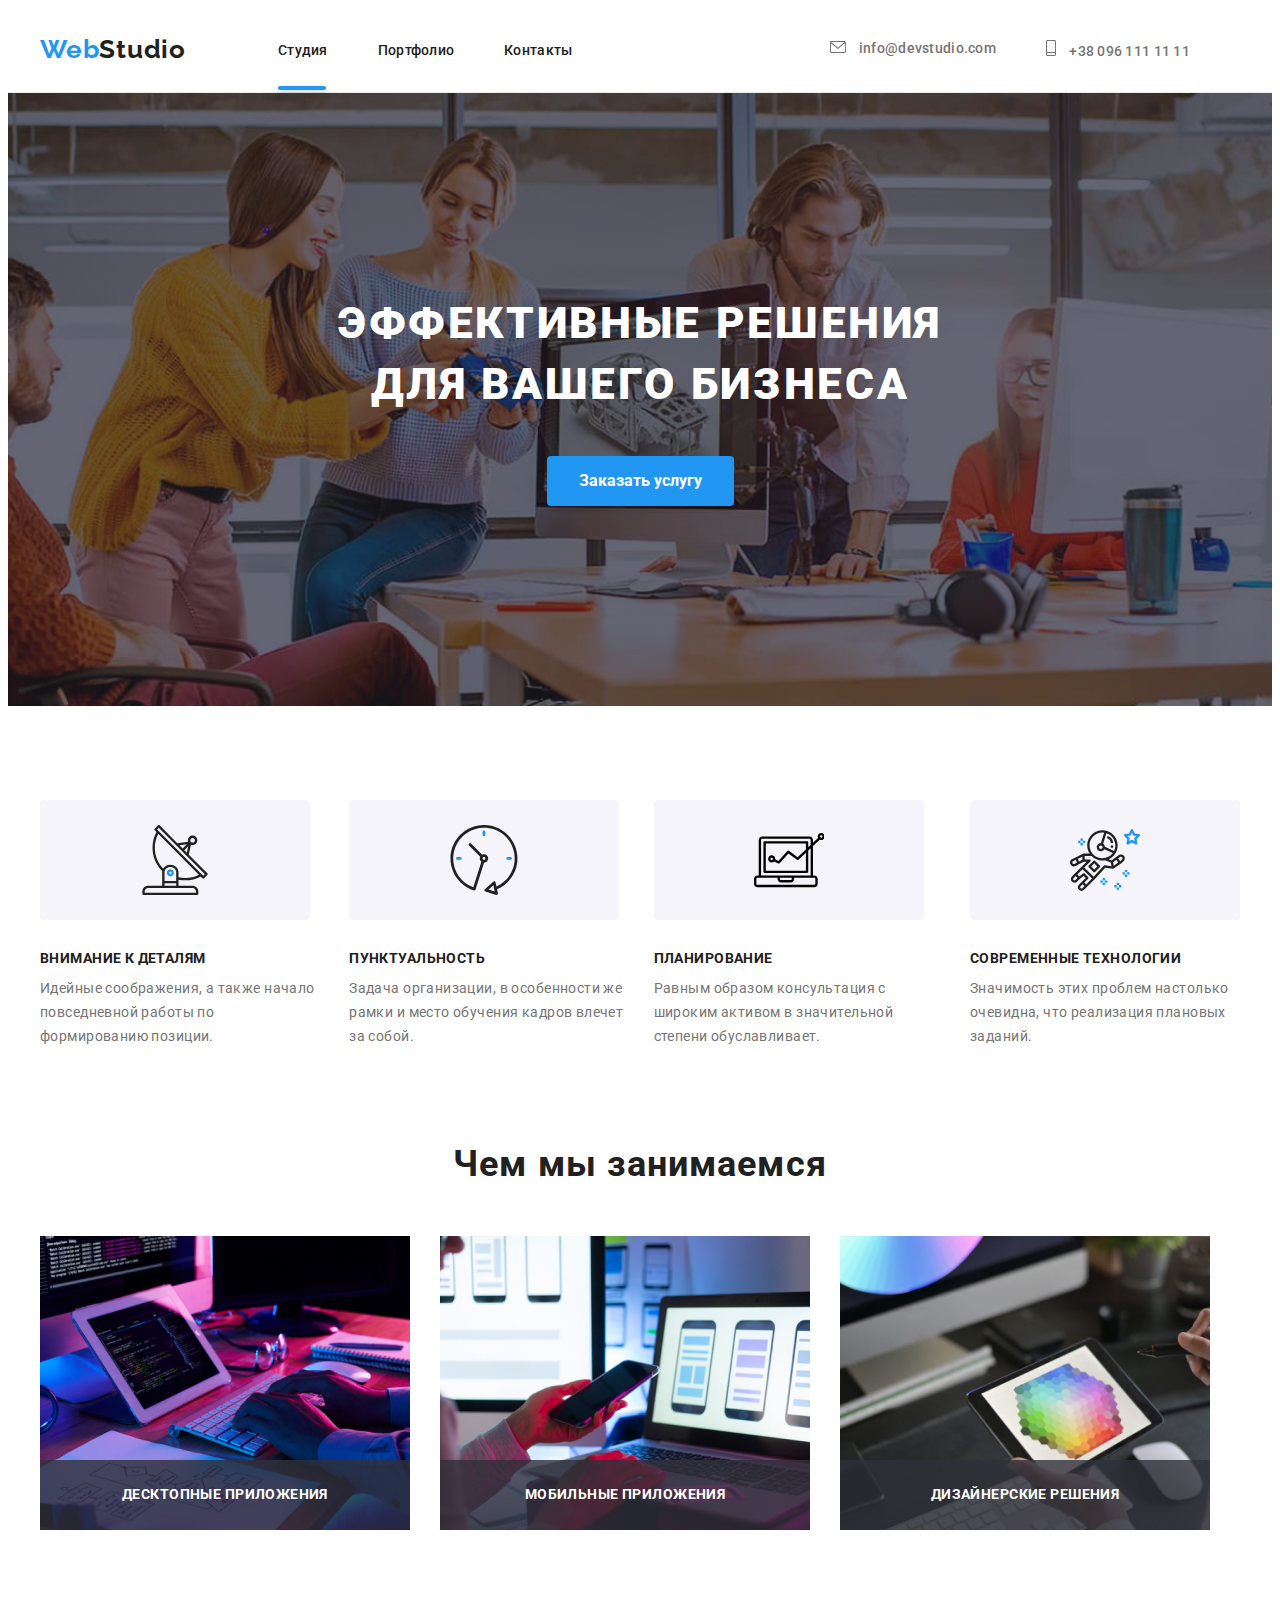
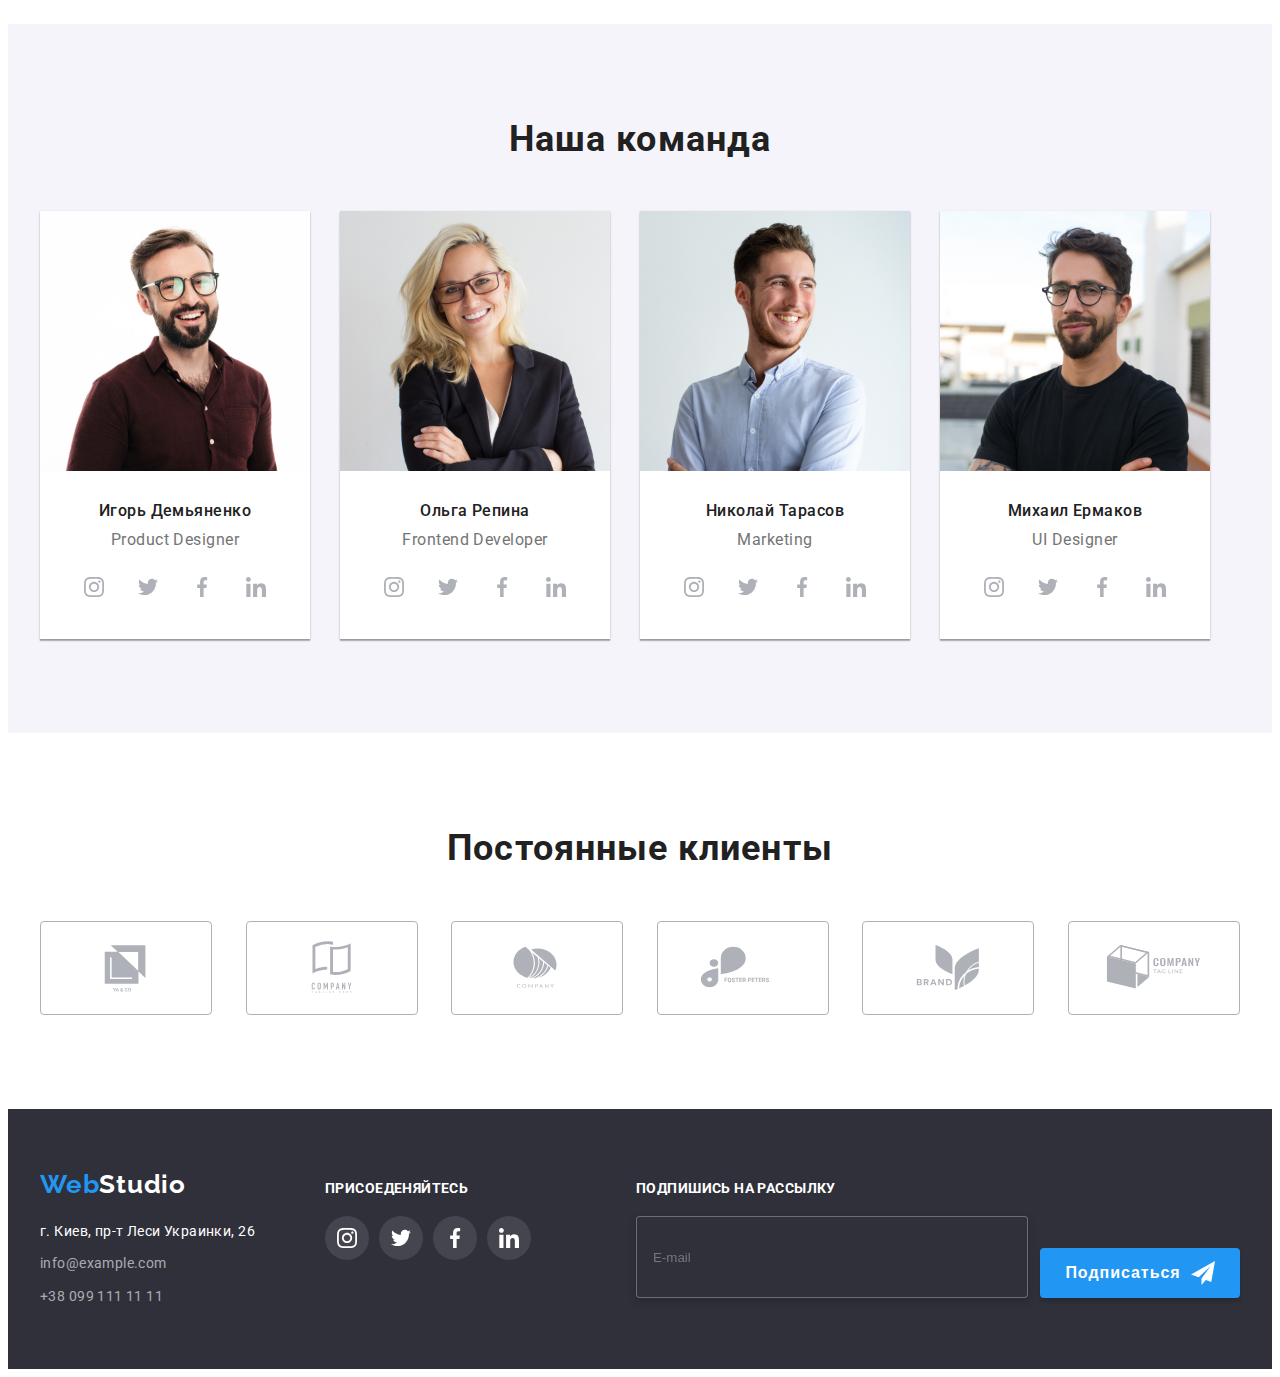
<file: index.html>
<!DOCTYPE html>
<html lang="en">
   <!--Head-->
  <head>
    <meta charset="UTF-8">
    <meta http-equiv="X-UA-Compatible" content="IE=edge">
    <meta name="viewport" content="width=device-width, initial-scale=1.0">
    <link rel="preconnect" href="https://fonts.googleapis.com">
    <link rel="preconnect" href="https://fonts.gstatic.com" crossorigin>
    <link href="https://fonts.googleapis.com/css2?family=Raleway:wght@700&family=Roboto:wght@400;500;700;900&display=swap" rel="stylesheet">

    <title>Document</title>
    <link rel="stylesheet" href="https://cdnjs.cloudflare.com/ajax/libs/modern-normalize/1.1.0/modern-normalize.min.css" 
    integrity="sha512-wpPYUAdjBVSE4KJnH1VR1HeZfpl1ub8YT/NKx4PuQ5NmX2tKuGu6U/JRp5y+Y8XG2tV+wKQpNHVUX03MfMFn9Q==" 
    crossorigin="anonymous" referrerpolicy="no-referrer" />
    <style>
        a{
        text-decoration: none;
        }
    </style>
    <link rel="stylesheet" href="./css/main.min.css">
  </head> 

  <!--Body-->
  <body>

   <!--Header-->
   <header class="header">
      <div class="containar">
       <div class="nav-header">
       <a href="" class="logo">Web<span class="logo-accent">Studio</span></a>
       <nav class="flex-list">
        <ul class="site-nav ">
          <li class="items">
            <a href="./index.html" class="link current decoration" >Студия</a>
          </li>

          <li class="items">
            <a href="./portfolio.html" class="link decoration">Портфолио</a>
          </li>

          <li class="items">
            <a href="" class="link decoration">Контакты</a>
          </li>
        </ul>
       </nav>
        <ul class="auth-nav">
          <li class="items">
             <a href="mailto:info@devstudio.com" class="auth-link">
                <svg class="address-list" width="16" height="12">
                  <use href="./images/icons.svg#icon-envelope-hover-1">
                  </use>
                </svg>
                info@devstudio.com
             </a>
          </li>
          <li class="items">
             <a href="tel:+380961111111" class="auth-link">
                <svg class="tel" width="10" height="16">
                   <use href="./images/icons.svg#icon-Vector-1">
                   </use>
                </svg>
               +38 096 111 11 11</a>
          </li>
        </ul>
       </div>
      </div> 
   </header>

   <!--Main-->
   <main>
     <!--Герой-->
        <section class="hero"  >
         <div class="containar">
               <h1 class="hero-title">Эффективные решения для вашего бизнеса</h1>
               <button class="hero-button" type="button"  data-modal-open>Заказать услугу</button>
         </div>
        </section>
     <!--Детали-->
        <section class="details">
         <div class="containar">
          <h2 class="visually-hidden">Детали</h2>
          <ul class="details__list">
            <li class="details__item">
               <div class="details__icon-wrapper">
                 <svg class="details__icon" width="70" height="70">
                   <use href="./images/icons.svg#icon-antenna"></use>
                 </svg>
               </div>
               <h3 class="details__title">Внимание к деталям</h3>
               <p class="details__description">Идейные соображения, а также начало повседневной работы по формированию позиции.</p>
            </li>

            <li class="details__item">
               <div class="details__icon-wrapper">
                  <svg class="details__icon" width="70" height="70">
                     <use href="./images/icons.svg#icon-clock"></use>
                  </svg>
               </div>
               <h3 class="details__title">Пунктуальность</h3>
               <p class="details__description">Задача организации, в особенности же рамки и место обучения кадров влечет за собой.</p>
            </li>

            <li class="details__item">
               <div class="details__icon-wrapper">
                  <svg class="details__icon" width="70" height="70">
                    <use href="./images/icons.svg#icon-Vector"></use>
                  </svg>
               </div>
               <h3 class="details__title">Планирование</h3>
               <p class="details__description">Равным образом консультация с широким активом в значительной степени обуславливает.</p>
            </li>

            <li class="details__item">
               <div class="details__icon-wrapper">
                  <svg class="details__icon" width="70" height="70">
                     <use href="./images/icons.svg#icon-astronaut"></use>
                  </svg>
               </div>
               <h3 class="details__title">Современные технологии</h3>
               <p class="details__description">Значимость этих проблем настолько очевидна, что реализация плановых заданий.</p>
            </li>
          </ul>
         </div>
        </section>
     <!--Чем занимаемся-->
        <section class="gallery">
         <div class="containar">
          <h2 class="gallery__title">Чем мы занимаемся</h2>
          <ul class="gallery__list">
            <li class="gallery__item">
               <div class="gallery__thumb">
                 <img src="./images/mac.jpg" alt="Набираем  список" width="370">
                 <p class="gallery__description">Десктопные приложения</p>
               </div>
            </li>

            <li class="gallery__item">
               <div class="gallery__thumb">
                 <img src="./images/mobil.jpg" alt="Приложение на телефоне" width="370">
               <p class="gallery__description">Мобильные приложения</p>
               </div>
            </li>

            <li class="gallery__item">
               <div class="gallery__thumb">
                 <img src="./images/ipad.jpg" alt="Рисуем на планшете" width="370">
               <p class="gallery__description">Дизайнерские решения</p>
               </div>
            </li>
          </ul>
         </div>
      
        </section>
        
     <!--Команда-->
     <section class="team">
        <div class="containar">
         <h2 class="team-title">Наша команда</h2>
         <ul class="last">
          <li class="list-employees">
            <div class="employees">
             <img src="./images/igor.jpg" alt="Игорь" width="270">
               <div class="team-list-employees">
                   <h3 class="name">Игорь Демьяненко</h3>
                   <p class="job-title">Product Designer</p>
                   <ul class="team-soc-list">
                    <li class="team-soc-item">
                       <a href="" class="team-soc-link ">
                          <svg class="team-soc-icon" width="20" height="20">
                             <use href="./images/icons.svg#icon-instagram-2">
                             </use>
                          </svg> 
                       </a>
                     </li>

                    <li class="team-soc-item">
                       <a href="" class="team-soc-link">
                          <svg class="team-soc-icon" width="20" height="20">
                             <use href="./images/icons.svg#icon-twitter-1"></use>
                          </svg>
                       </a>
                     </li>

                    <li class="team-soc-item">
                       <a href="" class="team-soc-link">
                          <svg class="team-soc-icon" width="20" height="20">
                             <use href="./images/icons.svg#icon-facebook-1"></use>
                          </svg>
                       </a>
                     </li>

                    <li class="team-soc-item">
                       <a href="" class="team-soc-link">
                          <svg class="team-soc-icon" width="20" height="20">
                             <use href="./images/icons.svg#icon-linkedin-1"></use>
                          </svg>
                       </a>
                     </li>
                   </ul>
               </div>
             </div>
          </li>

          <li class="list-employees">
            <div class="employees">
             <img src="./images/olga.jpg" alt="Ольга" width="270">
              <div class="team-list-employees">
                <h3 class="name">Ольга Репина</h3>
                <p class="job-title">Frontend Developer</p>
                <ul class="team-soc-list">
                 <li class="team-soc-item">
                    <a href="" class="team-soc-link">
                       <svg class="team-soc-icon" width="20" height="20">
                          <use href="./images/icons.svg#icon-instagram-2">
                          </use>
                       </svg>    
                    </a>
                  </li>

                 <li class="team-soc-item">
                    <a href="" class="team-soc-link">
                       <svg class="team-soc-icon" width="20" height="20">
                          <use href="./images/icons.svg#icon-twitter-1"></use>
                       </svg>
                    </a>
                  </li>

                 <li class="team-soc-item">
                    <a href="" class="team-soc-link">
                       <svg class="team-soc-icon" width="20" height="20">
                          <use href="./images/icons.svg#icon-facebook-1"></use>
                       </svg>
                    </a>
                  </li>

                 <li class="team-soc-item">
                    <a href="" class="team-soc-link">
                       <svg class="team-soc-icon" width="20" height="20">
                          <use href="./images/icons.svg#icon-linkedin-1"></use>
                       </svg>
                    </a>
                  </li>
                </ul>
              </div>
            </div>
          </li>

          <li class="list-employees">
            <div class="employees">
             <img src="./images/nikolay.jpg" alt="Николай" width="270">
                <div class="team-list-employees">
                  <h3 class="name">Николай Тарасов</h3>
                  <p class="job-title">Marketing</p>
                   <ul class="team-soc-list">
                  <li class="team-soc-item">
                     <a href="" class="team-soc-link">
                        <svg class="team-soc-icon" width="20" height="20">
                           <use href="./images/icons.svg#icon-instagram-2"></use>
                        </svg>                    
                     </a>
                  </li>

                  <li class="team-soc-item">
                     <a href="" class="team-soc-link">
                        <svg class="team-soc-icon" width="20" height="20">
                           <use href="./images/icons.svg#icon-twitter-1"></use>
                        </svg>
                     </a>
                  </li>

                  <li class="team-soc-item">
                     <a href="" class="team-soc-link">
                        <svg class="team-soc-icon" width="20" height="20">
                           <use href="./images/icons.svg#icon-facebook-1"></use>
                        </svg>
                     </a>
                  </li>

                  <li class="team-soc-item">
                     <a href="" class="team-soc-link">
                        <svg class="team-soc-icon" width="20" height="20">
                           <use href="./images/icons.svg#icon-linkedin-1"></use>
                        </svg>
                     </a>
                  </li>
                   </ul>
                </div>
             </div>
          </li>

          <li class="list-employees">
            <div class="employees">
             <img src="./images/mihail.jpg" alt="Михаил" width="270">
               <div class="team-list-employees">
                <h3 class="name">Михаил Ермаков</h3>
                <p class="job-title">UI Designer</p>
                <ul class="team-soc-list">
                 <li class="team-soc-item">
                    <a href="" class="team-soc-link">
                       <svg class="team-soc-icon" width="20" height="20">
                          <use href="./images/icons.svg#icon-instagram-2"></use>
                       </svg>                   
                    </a>
                  </li>

                 <li class="team-soc-item">
                    <a href="" class="team-soc-link">
                       <svg class="team-soc-icon" width="20" height="20">
                          <use href="./images/icons.svg#icon-twitter-1"></use>
                       </svg>
                    </a>
                  </li>

                 <li class="team-soc-item">
                    <a href="" class="team-soc-link">
                       <svg class="team-soc-icon" width="20" height="20">
                          <use href="./images/icons.svg#icon-facebook-1"></use>
                       </svg>
                    </a>
                  </li>

                 <li class="team-soc-item">
                    <a href="" class="team-soc-link">
                       <svg class="team-soc-icon" width="20" height="20">
                          <use href="./images/icons.svg#icon-linkedin-1"></use>
                       </svg>
                    </a>
                  </li>
                </ul>
               </div>
             </div>
          </li>

         </ul>
        </div>
     </section>
   <!--Постоянные клиенты-->
   <section class="regular-customers">
      <div class="containar">
         <h2 class="reg">Постоянные клиенты</h2>
         <ul class="regular-customers-items">
            <li class="regular">
               <a href="" class="regular-customers-link">
                  <svg class="regular-customers-icon" width="106" height="60">
                     <use href="./images/icons.svg#icon-Logo-1"></use>
                  </svg>
               </a>
            </li>

            <li class="regular">
               <a href="" class="regular-customers-link">
                  <svg class="regular-customers-icon"  width="106" height="60">
                     <use href="./images/icons.svg#icon-Logo-2"></use>
                  </svg>
               </a>
            </li>

            <li class="regular">
               <a href="" class="regular-customers-link">
                  <svg class="regular-customers-icon"  width="106" height="60">
                     <use href="./images/icons.svg#icon-Logo-3"></use>
                  </svg>
               </a>
            </li>

            <li class="regular">
               <a href="" class="regular-customers-link">
                  <svg class="regular-customers-icon"  width="106" height="60">
                     <use href="./images/icons.svg#icon-Logo-4"></use>
                  </svg>
               </a>
            </li>

            <li class="regular">
               <a href="" class="regular-customers-link">
                  <svg class="regular-customers-icon"  width="106" height="60">
                     <use href="./images/icons.svg#icon-Logo-5"></use>
                  </svg>
               </a>
            </li>

            <li class="regular">
               <a href="" class="regular-customers-link">
                  <svg class="regular-customers-icon"  width="106" height="60">
                     <use href="./images/icons.svg#icon-Logo-6"></use>
                  </svg>
               </a>
            </li>

         </ul>
      </div>
   </section>
   </main>

   <!--Футер-->
   <footer class="foter">
      <div class="containar-foter">
         <div class="logo-all">
            <a href="" class="logo-footer">Web<span class="accent">Studio</span></a>
            <address class="address-title">
               г. Киев, пр-т Леси Украинки, 26
            </address>
   
            <address class="address">
               <ul class="addres-links">
                  <li class="mail-link">
                     <a class="footer-mail" href="mailto:info@example.com">info@example.com</a><br>
                  </li>
                  <li class="telefon-link">
                     <a class="footer-telefon" href="tel:+380991111111" >+38 099 111 11 11</a>
                  </li>
               </ul>
            </address>
         </div>
         <div class="icons">
            <h2 class="join">ПРИСОЕДЕНЯЙТЕСЬ</h2>
            <ul class="join-link-icons">
               <li class="join-list">
                  <a href="" class="join-link">
                     <svg class="join-link-icon" width="20" height="20">
                        <use href="./images/icons.svg#icon-instagram-2">
                        </use>
                     </svg>
                  </a>
               </li>
   
               <li class="join-list">
                  <a href="" class="join-link">
                     <svg class="join-link-icon" width="20" height="20">
                        <use href="./images/icons.svg#icon-twitter-1"></use>
                     </svg>
                  </a>
               </li>
   
               <li class="join-list">
                  <a href="" class="join-link">
                     <svg class="join-link-icon" width="20" height="20">
                        <use href="./images/icons.svg#icon-facebook-1"></use>
                     </svg>
                  </a>
               </li>
   
               <li class="join-list">
                  <a href="" class="join-link">
                     <svg class="join-link-icon" width="20" height="20">
                        <use href="./images/icons.svg#icon-linkedin-1"></use>
                     </svg>
                  </a>
               </li>
            </ul>
         </div>

<!--Подписаться-->
         <div class="mailing-list">
            <h2 class="join">ПОДПИШИСЬ НА РАССЫЛКУ</h2>
            <form class="form">
               <label class="mailing">
                  <input class="mailing-email" type="email" name="email" placeholder="E-mail"/>
               </label>
               <button class="button-submit" type="submit">Подписаться<svg class="send-icon" width="24" height="24">
                  <use href="./images/icons.svg#icon-send"></use>
                  </svg>
               </button>
            </form>
         </div>
      </div>
   
   </footer>
    
   <!-- Модальное окно-->
   <div class="backdrop is-hidden"  data-modal>
      <div class="modal" >
         <button type="button" class="model-close-button" data-modal-close>
            <svg class="modal-icon" width="18" height="18">
               <use href="./images/icons.svg#icon-close"></use>
            </svg>
         </button>
         <p class="group-title">Оставьте свои данные,мы вам перезвоним</p>

         <!--Форма-модалка-->
         <form class="form-modal">

           <div class="form-mod">
            <label class="modal-label" for="user-name">Имя</label>
               <div class="input-wrap">
                 <input type="text"
                  name="user-name"
                  class="model-input"
                  required
                  minlength="7"
                  id="user-name"
                  placeholder=""/>
                  <svg class="modal-icon-input" width="18" height="18">
                     <use href="./images/icons.svg#icon-person-black-18"></use>
                  </svg>
               </div>
           </div>
             
           <div class="form-mod">
            <label class="modal-label" for="user-tel">Телефон</label>
               <div class="input-wrap">
                  <input type="tel"
                   name="user-tel" 
                   class="model-input"
                   required
                   minlength="13"
                   title="+380 (63) 111-11-11"
                   pattern="[\+]\d{3}\s[\(]\d{2}[\)]\s\d{3}[\-]\d{2}[\-]\d{2}"
                   id="user-tel"
                   placeholder=""/>
                  <svg class="modal-icon-input" width="18" height="18">
                     <use href="./images/icons.svg#icon-phone-black-18"></use>
                  </svg>
               </div>
           </div>
            
           <div class="form-mod">
            <label class="modal-label" for="user-email">Почта</label>
               <div class="input-wrap">
                  <input type="email"
                   name="user-email"
                   class="model-input"
                   required
                   minlength="15"
                   pattern="([A-z0-9_.-]{1,})@([A-z0-9_.-]{1,}).([A-z]{2,8})"
                   id="user-email"
                   placeholder=""/>
                  <svg class="modal-icon-input" width="18" height="18">
                     <use href="./images/icons.svg#icon-email-black-18"></use>
                  </svg>
               </div>
            </div>

            <div class="form-comment">
               <label class="modal-label" for="modal-text">Комментарий</label>
               <textarea 
               name="modal-text" 
                id="modal-text"
                class="modal-text-area"
                placeholder="Введите текст"
                ></textarea>

               
            </div>

            <div class="check-input">
               <input type="checkbox" 
               name="privacy" 
               id="privacy"
                class="check-inp visually-hidden" >
               <label for="privacy" class="check-text"
               >Соглашаюсь с рассылкой и принимаю&nbsp;<a href="">Условия договора</a></label>
            </div>

            <button type="submit" class="button-mod">Отправить</button>
      
         </form>
      </div>

   </div>




   <script src="./js/modal.js"></script>

  </body>
</html>
</file>
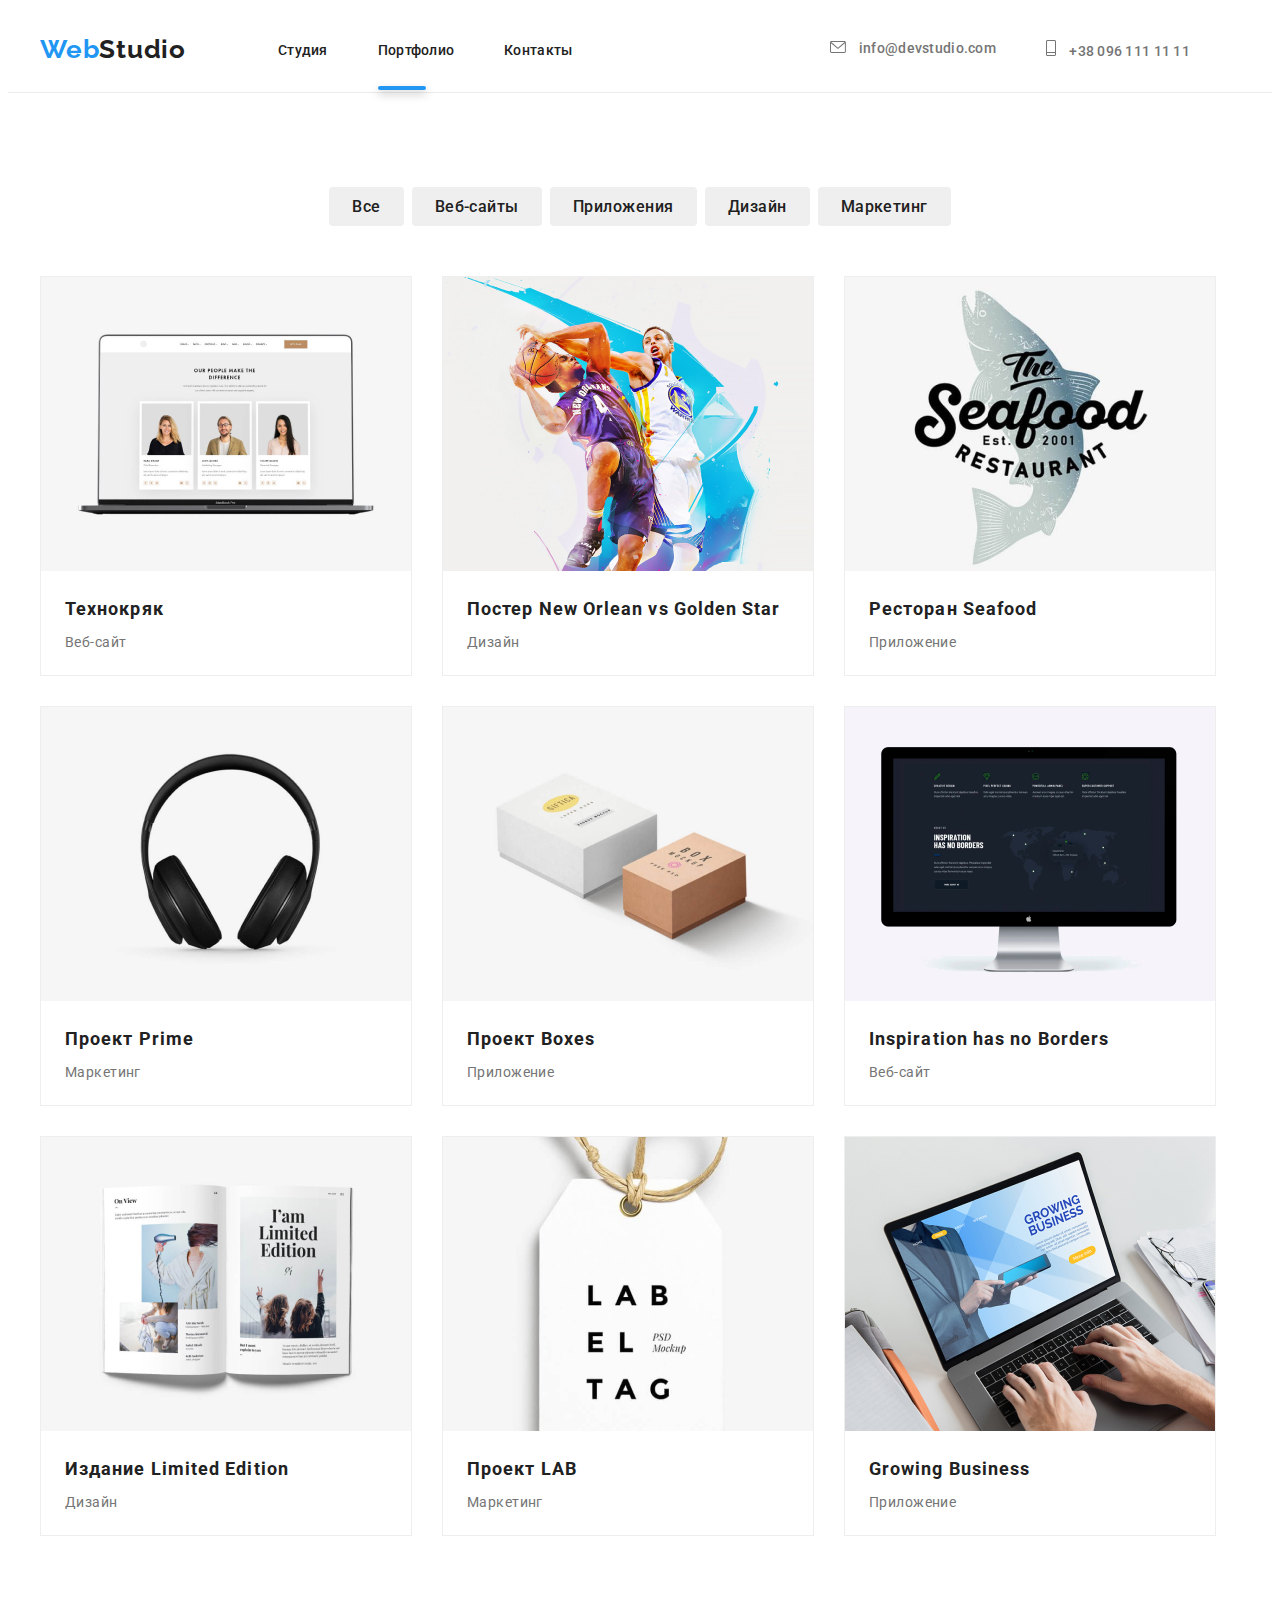
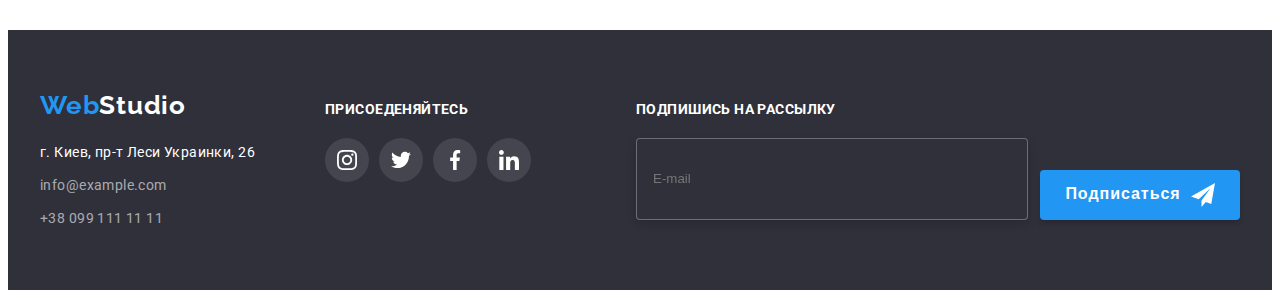
<file: portfolio.html>
<!DOCTYPE html>
<html lang="en">
  <!--Head-->
  <head>
    <meta charset="UTF-8">
    <meta http-equiv="X-UA-Compatible" content="IE=edge">
    <meta name="viewport" content="width=device-width, initial-scale=1.0">
    <link rel="preconnect" href="https://fonts.googleapis.com">
    <link rel="preconnect" href="https://fonts.gstatic.com" crossorigin>
    <link href="https://fonts.googleapis.com/css2?family=Raleway:wght@700&family=Roboto:wght@400;500;700;900&display=swap" rel="stylesheet">

    <title>Document</title>
    <link rel="stylesheet" href="https://cdnjs.cloudflare.com/ajax/libs/modern-normalize/1.1.0/modern-normalize.min.css" 
    integrity="sha512-wpPYUAdjBVSE4KJnH1VR1HeZfpl1ub8YT/NKx4PuQ5NmX2tKuGu6U/JRp5y+Y8XG2tV+wKQpNHVUX03MfMFn9Q==" crossorigin="anonymous"
     referrerpolicy="no-referrer" />
    <style>
        a{
        text-decoration: none;
        }
    </style>
    <link rel="stylesheet" href="./css/main.min.css">
  </head>

  <!--Body-->
  <body>

    <!--Header-->
    <header class="header">
      <div class="containar">
        <div class="nav-header">
          <a href="" class="logo">Web<span class="logo-accent">Studio</span></a>
          <nav>
            <ul class="site-nav ">
              <li class="items"><a href="./index.html" class="link decoration">Студия</a></li>
              <li class="items"><a href="" class="link current decoration">Портфолио</a></li>
              <li class="items"><a href="" class="link decoration">Контакты</a></li>
            </ul>
          </nav>
          <ul class="auth-nav">
            <li class="items">
              <a href="mailto:info@devstudio.com" class="auth-link">
                <svg class="address-list" width="16" height="12">
                  <use href="./images/icons.svg#icon-envelope-hover-1">
                  </use>
                </svg>
                info@devstudio.com
              </a>
            </li>
            <li class="items">
              <a href="tel:+380961111111" class="auth-link">
                <svg class="tel" width="10" height="16">
                  <use href="./images/icons.svg#icon-Vector-1">
                  </use>
                </svg>
                +38 096 111 11 11</a>
            </li>
          </ul>
        </div>
      </div>
    </header>
   <!--Main-->
   <main>
      <section class="pointer">
          <div class="containar">
            <h1 class="visually-hidden">Работы</h1>
             <ul class="list">
               <li class="work">
                  <button type="button" class="main-button">Все</button>
               </li>

               <li class="work">
                   <button type="button" class="main-button">Веб-сайты</button>
               </li>

               <li class="work">
                   <button type="button" class="main-button">Приложения</button>
               </li>

               <li class="work">
                   <button type="button" class="main-button">Дизайн</button>
               </li>

               <li class="work">
                  <button type="button" class="main-button" >Маркетинг</button>
               </li>
             </ul>

             <ul class="feature">
                <li class="item">
                   <a class="links" href="">
                    <div class="feature-item-links">
                      <img src="./images/tehnokryak.jpg" alt="Технокряк" width="370">
                      <div class="overlay">
                        <p class="item-images">Ресурс предлагает комплексные предложения 
                                           с разным уровнем функционала и сервисов.
                                           Все это позволит посетителю получить
                                           исчерпывающие сведения о компании или частном лице.</p>
                      </div>
                    </div>
                  </a>
                    <div  class="project-names">
                      <h2 class="project-title">Технокряк</h2>
                      <p class="text">Веб-сайт</p>
                    </div>
                </li>

                <li class="item">
                   <a class="links" href="">
                    <img src="./images/Golden_Star.jpg" alt="Постер" width="370"></a>
                    <div class="project-names">
                      <h2 lang="en" class="project-title" >Постер New Orlean vs Golden Star</h2>
                      <p class="text">Дизайн</p>
                    </div>
                </li>

                <li class="item">
                   <a class="links" href="">
                    <img src="./images/Seafood.jpg" alt="Ресторан" width="370"></a>
                    <div class="project-names">
                      <h2 class="project-title">Ресторан Seafood</h2>
                      <p class="text">Приложение</p>
                    </div>
                </li>

                <li class="item">
                   <a class="links" href="">
                    <img src="./images/Prime.jpg" alt="Проэкт" width="370"></a>
                    <div class="project-names">
                      <h2 class="project-title">Проект Prime</h2>
                      <p class="text">Маркетинг</p>
                    </div>
                </li>

                <li class="item">
                  <a class="links" href="">
                    <img src="./images/Boxes.jpg" alt="Коробки" width="370"></a>
                    <div class="project-names">
                      <h2 class="project-title">Проект Boxes</h2>
                      <p class="text">Приложение</p>
                    </div>
                </li>

                <li class="item">
                   <a class="links" href="">
                    <img src="./images/Borders.jpg" alt="Комп" width="370"></a>
                     <div class="project-names">
                      <h2 class="project-title">Inspiration has no Borders</h2>
                      <p class="text">Веб-сайт</p>
                     </div>
                </li>

                <li class="item">
                   <a class="links" href="">
                    <img src="./images/Limited_Edition.jpg" alt="Издание" width="370"></a>
                     <div class="project-names">
                      <h2 class="project-title">Издание Limited Edition</h2>
                      <p class="text">Дизайн</p>
                     </div>
                </li>

                <li class="item">
                   <a class="links" href="">
                    <img src="./images/LAB.jpg" alt="Проэктлаб" width="370"></a>
                     <div class="project-names">
                      <h2 class="project-title">Проект LAB</h2>
                      <p class="text">Маркетинг</p>
                     </div>
                </li>

                <li class="item">
                   <a class="links" href="">
                    <img src="./images/Growing_Business.jpg" alt="Бизнес" width="370"></a>
                     <div class="project-names">
                      <h2 class="project-title">Growing Business</h2>
                      <p class="text">Приложение</p>
                     </div>
                </li>

              </ul>
        </div>
      </section>
     </main>

      <!--Футер-->
      <footer class="foter">
        <div class="containar-foter">
          <div class="logo-all">
            <a href="" class="logo-footer">Web<span class="accent">Studio</span></a>
            <address class="address-title">
              г. Киев, пр-т Леси Украинки, 26
            </address>
      
            <address class="address">
              <ul class="addres-links">
                <li class="mail-link">
                  <a class="footer-mail" href="mailto:info@example.com">info@example.com</a><br>
                </li>
                <li class="telefon-link">
                  <a class="footer-telefon" href="tel:+380991111111">+38 099 111 11 11</a>
                </li>
              </ul>
            </address>
          </div>
          <div class="icons">
            <h2 class="join">ПРИСОЕДЕНЯЙТЕСЬ</h2>
            <ul class="join-link-icons">
              <li class="join-list">
                <a href="" class="join-link">
                  <svg class="join-link-icon" width="20" height="20">
                    <use href="./images/icons.svg#icon-instagram-2">
                    </use>
                  </svg>
                </a>
              </li>
      
              <li class="join-list">
                <a href="" class="join-link">
                  <svg class="join-link-icon" width="20" height="20">
                    <use href="./images/icons.svg#icon-twitter-1"></use>
                  </svg>
                </a>
              </li>
      
              <li class="join-list">
                <a href="" class="join-link">
                  <svg class="join-link-icon" width="20" height="20">
                    <use href="./images/icons.svg#icon-facebook-1"></use>
                  </svg>
                </a>
              </li>
      
              <li class="join-list">
                <a href="" class="join-link">
                  <svg class="join-link-icon" width="20" height="20">
                    <use href="./images/icons.svg#icon-linkedin-1"></use>
                  </svg>
                </a>
              </li>
            </ul>
          </div>
      
          <!--Подписаться-->
          <div class="mailing-list">
            <h2 class="join">ПОДПИШИСЬ НА РАССЫЛКУ</h2>
            <form class="form">
              <label class="mailing">
                <input class="mailing-email" type="email" name="email" placeholder="E-mail" />
              </label>
              <button class="button-submit" type="submit">Подписаться <svg class="send-icon" width="24" height="24">
                  <use href="./images/icons.svg#icon-send"></use>
                  </svg>
                </button>
              
            </form>
          </div>
        </div>
      
      </footer>
  </body>
</html>
</file>
<file: css/main.min.css>
:root{--primary-text-color: #212121;--title-text-color: #757575;--white-text-color: #FFFFFF;--footer-text-color: #FFFFFF99;--accent-color: #2196F3;--secondary-text-color: 0px 1px 3px rgba(0, 0, 0, 0.12), 0px 1px 1px rgba(0, 0, 0, 0.14), 0px 2px 1px rgba(0, 0, 0, 0.2);--portfolio-shadow-set: 0px 1px 1px rgba(0, 0, 0, 0.12), 0px 4px 4px rgba(0, 0, 0, 0.06), 1px 4px 6px rgba(0, 0, 0, 0.16);--button-backgroud-color: 0px 3px 1px rgba(0, 0, 0, 0.1), 0px 1px 2px rgba(0, 0, 0, 0.08), 0px 2px 2px rgba(0, 0, 0, 0.12)}p,h1,h2,h3,h4,h5,h6{margin:0}ul{list-style:none;margin:0;padding-left:0}body{color:var(--primary-text-color);font-family:roboto,sans-serif}img{display:block;max-width:100%;height:auto}.logo{font-family: Raleway,sans-serif;width:145px;font-weight:700;font-size:26px;line-height:1.2;
letter-spacing:0.03em;color:var(--accent-color);padding-top:24px;padding-bottom:25px;
margin-right:93px;}.logo-accent{color:var(--primary-text-color);padding-top:24px;
padding-bottom:25px;}.containar,.containar-foter{width:1200px;padding-left:15px;padding-right:15px;margin-right:auto;margin-left:auto}.header{background-color:var(--white-text-color);padding-top:0;padding-bottom:0;border-bottom:1px solid #ececec}.nav-header{display:flex;align-items:center}.link{color:var(--primary-text-color);font-weight:500;font-size:14px;line-height:1.2;letter-spacing:.02em;padding-top:32px;padding-bottom:32px}.link:hover,.link:focus{color:var(--accent-color)}.link{transition:color 250ms cubic-bezier(0.4, 0, 0.2, 1)}.site-nav .link.current::after{content:"";position:absolute;bottom:0;display:block;width:48px;height:4px;border-radius:2px;background-color:var(--accent-color);filter:drop-shadow(0px 4px 4px rgba(0, 0, 0, 0.25))}.main-button{color:var(--primary-text-color);font-weight:500;font-size:16px;line-height:1.6;text-align:center;letter-spacing:.03em}.site-nav{display:flex}.items{display:flex;margin-right:50px}.items:last-child{margin-right:0}.auth-nav .items:last-child{margin-right:0}.site-nav>.items{position:relative}.site-nav.link.current{color:var(--accent-color)}.auth-nav{display:flex;margin-left:auto}.address-list,.tel{margin-right:10px}.address-list,.tel{fill:currentColor}.auth-nav .items+.items{margin-right:50px}.auth-link{display:flex;color:var(--title-text-color);font-weight:500;font-size:14px;line-height:1.2;letter-spacing:.02em;padding-top:32px;padding-bottom:32px;align-items:center}.auth-link:hover,.auth-link:focus{color:var(--accent-color)}.auth-link{display:block;text-decoration:none}.auth-link{transition:color 250ms cubic-bezier(0.4, 0, 0.2, 1)}.header__logo{font-family:Raleway,sans-serif;width:145px;font-weight:700;font-size:26px;line-height:1.2;letter-spacing:.03em;color:var(--accent-color);padding-top:24px;padding-bottom:25px;margin-right:93px}.header__logo-accent{color:var(--primary-text-color);padding-top:24px;padding-bottom:25px}.visually-hidden{position:absolute;white-space:nowrap;width:1px;height:1px;overflow:hidden;border:0;padding:0;clip:rect(0 0 0 0);clip-path:inset(50%);margin:-1px}.hero{background-color:#2f303a;background-image:linear-gradient(rgba(47, 48, 58, 0.4), rgba(47, 48, 58, 0.4)),url(../images/fon.jpg);background-repeat:no-repeat;background-position:center;background-size:cover;text-align:center;padding-top:200px;padding-bottom:200px}.hero-title{color:var(--white-text-color);font-weight:900;font-size:44px;line-height:1.4;letter-spacing:.06em;text-transform:uppercase;margin-top:0;width:696px;margin-bottom:40px;margin-right:auto;margin-left:auto;text-align:center}.hero-button{background-color:var(--accent-color);color:var(--white-text-color);font-family:inherit;font-weight:700;font-size:16px;line-height:1.9;border-radius:4px;padding:10px 32px;border:none;box-shadow:0px 4px 4px rgba(0,0,0,.15);transition:background-color 250ms cubic-bezier(0.4, 0, 0.2, 1)}.hero-button:hover,.hero-button:focus{background-color:#188ce8}.details{padding-top:94px}.details__icon-wrapper{display:block}.details__icon-wrapper{display:flex;justify-content:center;align-items:center;width:270px;height:120px;margin-bottom:30px;background:#f5f4fa;border-radius:4px}.details__list{display:flex;justify-content:center;align-items:center}.details__title{color:var(--primary-text-color);font-weight:700;font-size:14px;line-height:1.2;letter-spacing:.03em;text-transform:uppercase;margin-bottom:10px}.text{color:var(--title-text-color);font-size:14px;line-height:1.7;letter-spacing:.03em}.details__description{color:var(--title-text-color);font-size:14px;line-height:1.7;letter-spacing:.03em}.details__item {margin-right:30px}.details__item:last-child{margin-right:0}.gallery{padding-top:94px;padding-bottom:94px}.gallery__title{color:var(--primary-text-color);font-weight:700;font-size:36px;line-height:1.2;letter-spacing:.03em;margin-bottom:50px;text-align:center}.gallery__list{display:flex}.gallery__item{width:370px;margin-right:30px}.gallery__item:last-child{margin-right:0}.gallery__thumb{position:relative}.gallery__description{display:flex;justify-content:center;align-items:center;font-weight:700;font-size:14px;line-height:1.2;letter-spacing:.03em;text-transform:uppercase;position:absolute;width:370px;height:70px;left:0;bottom:0;color:var(--white-text-color);background-color:rgba(47,48,58,.8)}.team{background-color:#f5f4fa;padding-top:94px;padding-bottom:94px}.team-title{color:var(--primary-text-color);font-weight:700;font-size:36px;line-height:1.2;text-align:center;letter-spacing:.03em;margin-bottom:50px}.last{display:flex}.list-employees{width:270px;margin-right:30px;background-color:var(--white-text-color)}.list-employees:last-child{margin-right:0}.employees{text-align:center;box-shadow:var(--secondary-text-color)}.team-list-employees{padding-top:30px;padding-bottom:30px}.name{font-weight:500;font-size:16px;line-height:1.2;letter-spacing:.03em;margin-bottom:10px}.job-title{color:var(--title-text-color);font-size:16px;line-height:1.2;letter-spacing:.03em;margin-bottom:16px}.team-soc-list{display:flex;justify-content:center}.team-soc-item{width:44px;height:44px;margin-left:10px}.team-soc-item:first-child{margin-left:0}.team-soc-link{display:flex;align-items:center;justify-content:center;width:100%;height:100%;border-radius:50%;color:#afb1b8}.team-soc-link:hover,.team-soc-link:focus{background-color:var(--accent-color);color:var(--white-text-color)}.team-soc-link{transition:background-color 250ms cubic-bezier(0.4, 0, 0.2, 1),color 250ms cubic-bezier(0.4, 0, 0.2, 1)}.team-soc-icon{fill:currentColor}.regular-customers{padding-top:94px;padding-bottom:94px}.regular-customers-items{display:flex;justify-content:space-between}.regular-customers-link{display:flex;justify-content:space-between;width:170px;height:92px;justify-content:center;align-items:center;border:1px solid #afb1b8;border-radius:4px;color:#afb1b8;transition:color 250ms cubic-bezier(0.4, 0, 0.2, 1)}.regular-customers-link:hover,.regular-customers-link:focus{border-color:var(--accent-color);color:var(--accent-color)}.regular-customers-icon{fill:currentColor}.reg{color:var(--primary-text-color);font-weight:700;font-size:36px;line-height:1.2;text-align:center;letter-spacing:.03em;margin-bottom:50px}.foter{background-color:#2f303a;padding-top:60px;padding-bottom:60px}.containar-foter{display:flex;align-items:baseline}.logo-all{justify-content:flex-start;margin-right:70px}.logo-footer{color:var(--accent-color);font-family:Raleway,sans-serif;font-weight:700;font-size:26px;line-height:1.2;letter-spacing:.03em;width:145px}.accent{color:var(--white-text-color)}.address{margin-top:9px}.address-title{color:var(--white-text-color);font-style:normal;font-size:14px;line-height:1.7;letter-spacing:.03em;margin-top:20px}.footer-mail,.footer-telefon{color:var(--footer-text-color);font-style:normal;font-size:14px;line-height:1.7;letter-spacing:.03em}.mail-link{margin-bottom:9px}.footer-mail{transition:color 250ms cubic-bezier(0.4, 0, 0.2, 1)}.footer-mail:hover,.footer-mail:focus{color:var(--accent-color)}.footer-telefon{transition:color 250ms cubic-bezier(0.4, 0, 0.2, 1)}.footer-telefon:hover,.footer-telefon:focus{color:var(--accent-color)}.icons{display:block;margin-right:auto}.join{font-weight:700;font-size:14px;line-height:1.2;letter-spacing:.03em;color:var(--white-text-color);margin-bottom:20px}.join-link-icons{display:flex}.join-list-icons{display:flex;justify-content:center}.join-list{width:44px;height:44px;margin-left:10px}.join-list:first-child{margin-left:0}.join-link{display:flex;align-items:center;justify-content:center;width:100%;height:100%;border-radius:50%;color:var(--white-text-color);background-color:rgba(255,255,255,.1)}.join-link{transition:background-color 250ms cubic-bezier(0.4, 0, 0.2, 1)}.join-link:hover,.join-link:focus{background-color:var(--accent-color);color:var(--white-text-color)}.join-link-icon{fill:currentColor}.form{display:flex;align-items:flex-end}.mailing{margin-right:12px}.mailing-email{width:358px;height:50px;left:815px;top:2787px;border:1px solid rgba(255,255,255,.3);filter:drop-shadow(0px 4px 4px rgba(0, 0, 0, 0.15));border-radius:4px;padding:15px 16px;border:1px solid rgba(255,255,255,.3);filter:drop-shadow(0px 4px 4px rgba(0, 0, 0, 0.15));border-radius:4px;background-color:#2f303a;color:var(--white-text-color)}.mailing-list{display:block}.button-submit{display:flex;align-items:center;justify-content:center;padding:0;width:200px;height:50px;font-weight:700;font-size:16px;line-height:1.9;letter-spacing:.06em;color:var(--white-text-color);background-color:var(--accent-color);box-shadow:0px 4px 4px rgba(0,0,0,.15);border-radius:4px;border:none}.send-icon{margin-left:10px}.backdrop{position:fixed;top:0;left:0;width:100%;height:100%;background-color:rgba(0,0,0,.2);transition:opacity 250ms cubic-bezier(0.4, 0, 0.2, 1),visibiity 250ms cubic-bezier(0.4, 0, 0.2, 1)}.modal{position:absolute;top:50%;left:50%;transform:translate(-50%, -50%) scale(1);width:528px;min-height:581px;background-color:var(--white-text-color);border-radius:4px;transition:transform 250ms cubic-bezier(0.4, 0, 0.2, 1);padding:40px}.modal-icon{fill:currentColor}.backdrop.is-hidden .modal-order{transform:translate(0, 0);scale:0}.model-close-button{position:absolute;top:8px;right:8px;width:30px;height:30px;border:1px solid rgba(0,0,0,.1);border-radius:50%;background-color:rgba(0,0,0,0);display:flex;align-items:center;justify-content:center;cursor:pointer;background-color:var(--white-text-color);transition:color 250ms cubic-bezier(0.4, 0, 0.2, 1),border-color 250ms cubic-bezier(0.4, 0, 0.2, 1)}.model-close-button:hover,.model-close-button:focus{color:var(--accent-color);outline:rgba(0,0,0,0);border-color:var(--accent-color)}.group-title{width:448px;font-weight:700;font-size:20px;line-height:1.1;letter-spacing:.03em;text-align:center;color:var(--primary-text-color);margin-bottom:12px}.is-hidden{opacity:0;visibility:hidden;pointer-events:none;transition:transform 250ms cubic-bezier(0.4, 0, 0.2, 1)}.form-mod{margin-bottom:10px}.form-comment{margin-bottom:20px}.modal-label{display:block;margin-bottom:4px;font-weight:400;font-size:12px;line-height:1.2;letter-spacing:.01em;color:var(--title-text-color)}.model-input{width:100%;height:40px;padding:12px 42px;border:1px solid rgba(33,33,33,.2);border-radius:4px;cursor:pointer;transition:border-color 250ms cubic-bezier(0.4, 0, 0.2, 1)}.model-input:focus{border-color:var(--accent-color)}.model-input:hover{border-color:var(--accent-color)}.modal-label:hover .model-input{border-color:var(--accent-color)}.model-input:focus{border-color:var(--accent-color);outline:rgba(0,0,0,0)}.input-wrap{position:relative;transition:color 250ms cubic-bezier(0.4, 0, 0.2, 1)}.input-wrap:hover{color:var(--accent-color)}.button-mod{display:block;margin:0 auto;font-weight:700;font-size:16px;line-height:1.9;width:200px;height:50px;left:700px;top:712px;border:none;cursor:pointer;color:var(--white-text-color);background:var(--accent-color);box-shadow:0px 4px 4px rgba(0,0,0,.15);border-radius:4px}.modal-text-area{width:100%;height:120px;border:1px solid rgba(33,33,33,.2);border-radius:4px;resize:none;padding:12px 16px;font-weight:400;font-size:12px;line-height:1.2;letter-spacing:.01em;color:rgba(117,117,117,.5);background-color:rgba(0,0,0,0);color:#000;outline:rgba(0,0,0,0);transition:border-color 250ms cubic-bezier(0.4, 0, 0.2, 1)}.modal-text-area:focus{border-color:var(--accent-color)}.modal-text-area:hover{border-color:var(--accent-color)}.modal-label:hover .modal-text-area{border-color:var(--accent-color)}.modal-text-area:focus{border-color:var(--accent-color);outline:rgba(0,0,0,0)}.check-input{margin-bottom:30px}.check-text{font-size:14px;line-height:1.7;letter-spacing:.03em;color:var(--title-text-color);display:flex;align-items:center;justify-content:center}.check-text a{color:var(--accent-color);text-decoration:underline}.check-text::before{content:"";width:16px;height:15px;border:1px solid rgba(34,34,34,.2);border-radius:2px;margin-right:7px;margin-bottom:3px}.check-inp:checked+.check-text::before{background-color:var(--accent-color);background-image:url(../images/che.svg);background-repeat:no-repeat;background-position:center;background-size:contain}.modal-icon-input{position:absolute;left:12px;top:50%;transform:translateY(-50%);fill:currentColor;transition:fill 250ms cubic-bezier(0.4, 0, 0.2, 1)}.model-input:focus+.modal-icon-input{fill:var(--accent-color)}.pointer{cursor:pointer;padding-top:94px;padding-bottom:94px}.work{margin-right:8px}.work:last-child{margin-right:0}.work:hover,.work:focus{box-shadow:var(--button-backgroud-color)}.main-button{font-family:roboto,sans-serif;border-radius:4px;padding:6px 22px 6px 22px;border:1px solid rgba(0,0,0,0)}.main-button{transition:background-color 250ms cubic-bezier(0.4, 0, 0.2, 1),color 250ms cubic-bezier(0.4, 0, 0.2, 1),box-shadow 250ms cubic-bezier(0.4, 0, 0.2, 1)}.main-button:hover,.main-button:focus{background-color:var(--accent-color);color:var(--white-text-color)}.feature{display:flex;flex-wrap:wrap}.feature-item-links{position:relative;overflow:hidden}.item{width:370px;margin-right:30px;margin-bottom:30px;border:1px solid #eee}.item:nth-child(3n){margin-right:0}.item:nth-last-child(-n+3){margin-bottom:0}.item:hover,.item:focus{box-shadow:var(--portfolio-shadow-set)}.links{transition:box-shadow 250ms cubic-bezier(0.4, 0, 0.2, 1)}.overlay{transition:transform 250ms cubic-bezier(0.4, 0, 0.2, 1)}.item-images{position:absolute;top:0;font-weight:400;font-size:18px;line-height:1.6;letter-spacing:.03em;color:var(--white-text-color);background-color:rgba(33,150,243,.9);padding:63px 24px;height:100%;transform:translateY(101%);transition:transform 300ms linear}.item:hover .item-images{transform:translateY(0)}.project-names{padding:20px 24px 20px 24px}.project-title{color:var(--primary-text-color);font-weight:700;font-size:18px;line-height:2;letter-spacing:.06em;margin-bottom:4px}.project-title .text{color:var(--title-text-color);font-weight:400;font-size:16px;line-height:1.9;letter-spacing:.03em}.list{margin-bottom:50px;display:flex;justify-content:center}/*# sourceMappingURL=main.min.css.map */
</file>
